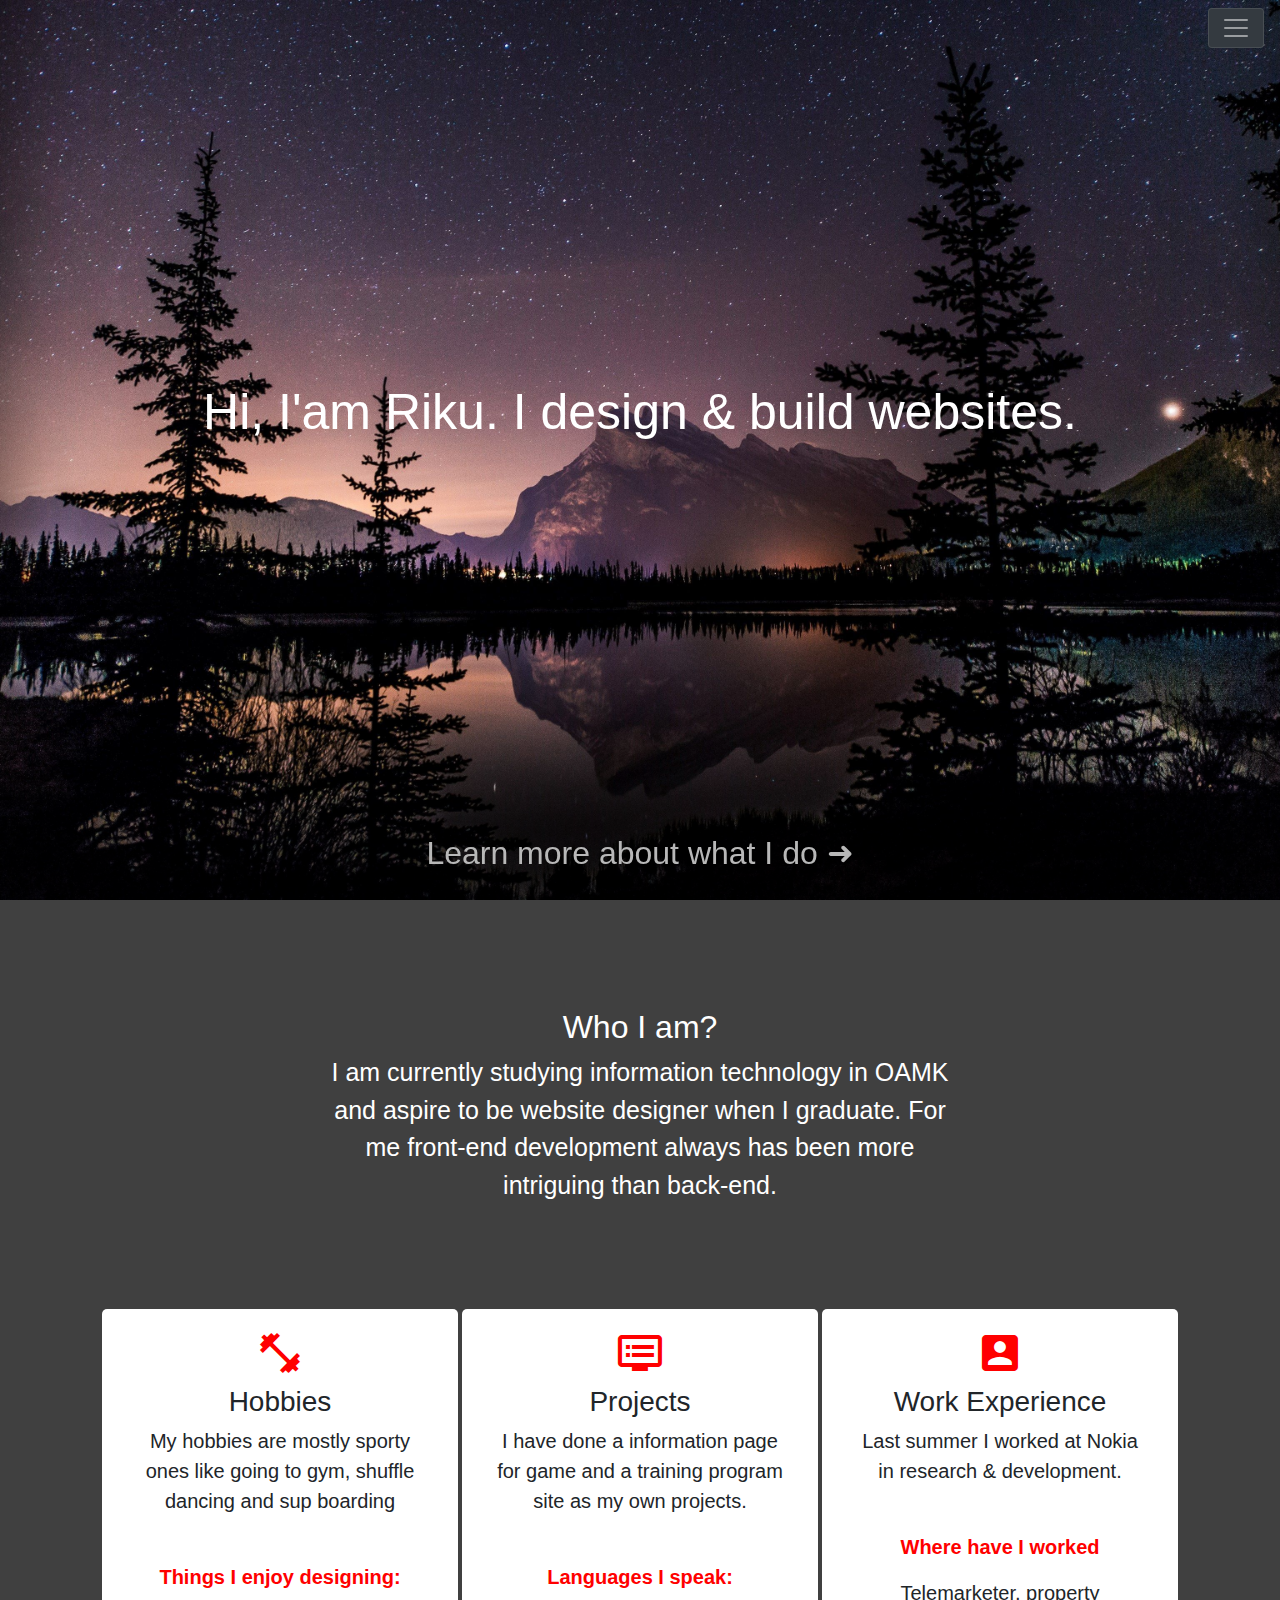
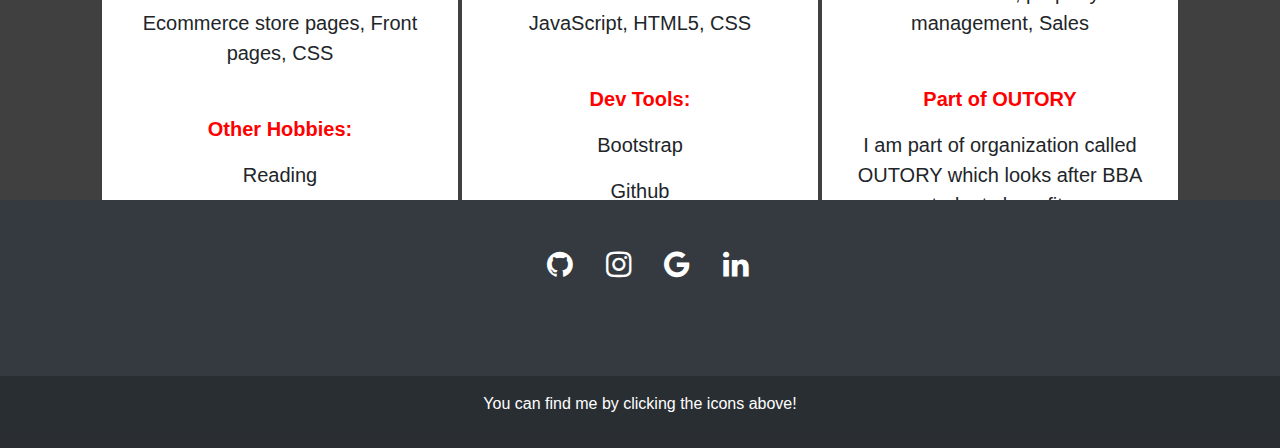
<file: index.html>
<!doctype html>
<html lang="en">
  <head>
    <!-- Required meta tags -->
    <meta charset="utf-8">
    <meta name="viewport" content="width=device-width, initial-scale=1, shrink-to-fit=no">

    <!-- Bootstrap CSS -->
    <link rel="stylesheet" href="https://stackpath.bootstrapcdn.com/bootstrap/4.4.1/css/bootstrap.min.css" integrity="sha384-Vkoo8x4CGsO3+Hhxv8T/Q5PaXtkKtu6ug5TOeNV6gBiFeWPGFN9MuhOf23Q9Ifjh" crossorigin="anonymous">
    <link rel="stylesheet" href="https://fonts.googleapis.com/icon?family=Material+Icons">
    <link rel="stylesheet" href="https://cdnjs.cloudflare.com/ajax/libs/font-awesome/4.7.0/css/font-awesome.min.css">
    <link rel="stylesheet" href="css/style.css">
    <title>Portfolio</title>
  </head>
  <body>
   
    <div class="cover">
      <!-- Navbar -->
      <div class="pos-f-t" style="position: fixed; right: 0;">
        <div class="collapse" id="navbarToggleExternalContent">
          <div class="bg-transparent p-4"  >
            <a href="index.html" style="text-decoration: none; color: rgba(187, 187, 187, 0.986);"><h4 class="linkki"> Portfolio</h4> </a>
            <a href="Sivu1.html" style="text-decoration: none; color: rgba(187, 187, 187, 0.986);"><h4 class="linkki"> Treeniohjelma</h4> </a>
            <a href="Sivu2.html" style="text-decoration: none; color: rgba(187, 187, 187, 0.986);"><h4 class="linkki"> Estore </h4> </a>
           
          </div>
        </div>
        <nav class="navbar navbar-dark bg-transparent" style="justify-content: right;" >
          <button class="navbar-toggler bg-dark" type="button" data-toggle="collapse" data-target="#navbarToggleExternalContent" aria-controls="navbarToggleExternalContent" aria-expanded="false" aria-label="Toggle navigation">
            <span class="navbar-toggler-icon "></span>
          </button>
        </nav>
      </div>
      <div class="centerText"><h1 >Hi, I'am Riku. I design & build websites. </h1></div>
      <div class="filler"><a href="#linkki" style="color: rgba(187, 187, 187, 0.986); text-decoration: none;"><h2 class="linkki">Learn more about what I do &#10140; </h2></div>
      <div class="overlay"></div>
  </div>

  <div id="content" style="background-color: rgba(0, 0, 0, 0.75); overflow: auto;">
    <div class="text-center" style="padding-left: 20%; padding-right: 20%; padding-bottom: 8%; font-size: 25px;"> 
      <h5><a id="linkki"></a><h2 style="color: white;">Who I am?</h2>
      <p style="color: white;">I am currently studying information technology in OAMK and aspire to be website designer when I graduate. For me front-end development always has been more intriguing than back-end.  </p>
    </div>
    <div class="container-fluid" >
      <div class="row " style="text-align: center;">

        <div class="col" id="tietoa"  ><i class="material-icons" style="font-size:48px;color: red;">fitness_center</i> <br><h3>Hobbies</h3> <p>My hobbies are mostly sporty ones like going to gym, shuffle dancing and sup boarding</p><br>
          <p class="highlight">Things I enjoy designing:<br></p><p>Ecommerce store pages, Front pages, CSS</p>
          <br>
          <p class="highlight">Other Hobbies:</p>
        <p>Reading</p>
        <p>Gaming</p>
        <p>Carpentry</p>
      </div>

        <div class="col" id="tietoa" ><i class="material-icons" style="font-size:48px;color:red">dvr</i> <br><h3>Projects</h3><p>I have done a information page for game and a training program site as my own projects. </p><br>
          <p class="highlight">Languages I speak:<br></p><p>JavaScript, HTML5, CSS</p>
          <br>
          <p class="highlight">Dev Tools:</p>
        <p>Bootstrap</p>
        <p>Github</p>
        </div>

        <div class="col" id="tietoa" ><i class="material-icons" style="font-size:48px;color:red">account_box</i> <br><h3>Work Experience</h3> <p>Last summer I worked at Nokia in research & development.</p><br>
          <p class="highlight">Where have I worked<br></p><p>Telemarketer, property management, Sales</p>
          <br>
          <p class="highlight">Part of OUTORY</p>
        <p>I am part of organization called OUTORY which looks after BBA students benefits.  </p>
        </div>

      </div>
      
     
      </div>
  </div>

  <!-- Footer -->
<footer class="bg-dark text-center text-white" >
  <!-- Grid container -->
  <div class="container p-4" >
    <!-- Section: Social media -->
    <section class="mb-4">
      <!-- Facebook -->
      <a href="#" class="fa fa-github"></a>

      <!-- Twitter -->
      <a href="#" class="fa fa-instagram"></a>

      <!-- Google -->
      <a href="#" class="fa fa-google"></a>

      <!-- Instagram -->
      <a href="#" class="fa fa-linkedin"></a>

     
    </section>
   
    <section class="">
      <form action="">
     
        <div class="row d-flex justify-content-center">
      
          <div class="col-auto">
            <p class="pt-2">
              
            </p>
          </div>
         
        
          </div>
        
        </div>
     
      </form>
    </section>
  
    <section class="mb-4">
      
  <div class="text-center p-3" style="background-color: rgba(0, 0, 0, 0.2);">
   
    <p> You can find me by clicking the icons above! </p>
  </div>

 
</footer>

<!-- Footer -->
 
    <!-- Optional JavaScript -->
    <!-- jQuery first, then Popper.js, then Bootstrap JS -->
    <script src="https://code.jquery.com/jquery-3.4.1.slim.min.js" integrity="sha384-J6qa4849blE2+poT4WnyKhv5vZF5SrPo0iEjwBvKU7imGFAV0wwj1yYfoRSJoZ+n" crossorigin="anonymous"></script>
    <script src="https://cdn.jsdelivr.net/npm/popper.js@1.16.0/dist/umd/popper.min.js" integrity="sha384-Q6E9RHvbIyZFJoft+2mJbHaEWldlvI9IOYy5n3zV9zzTtmI3UksdQRVvoxMfooAo" crossorigin="anonymous"></script>
    <script src="https://stackpath.bootstrapcdn.com/bootstrap/4.4.1/js/bootstrap.min.js" integrity="sha384-wfSDF2E50Y2D1uUdj0O3uMBJnjuUD4Ih7YwaYd1iqfktj0Uod8GCExl3Og8ifwB6" crossorigin="anonymous"></script>
 
  </body>
</html>
</file>
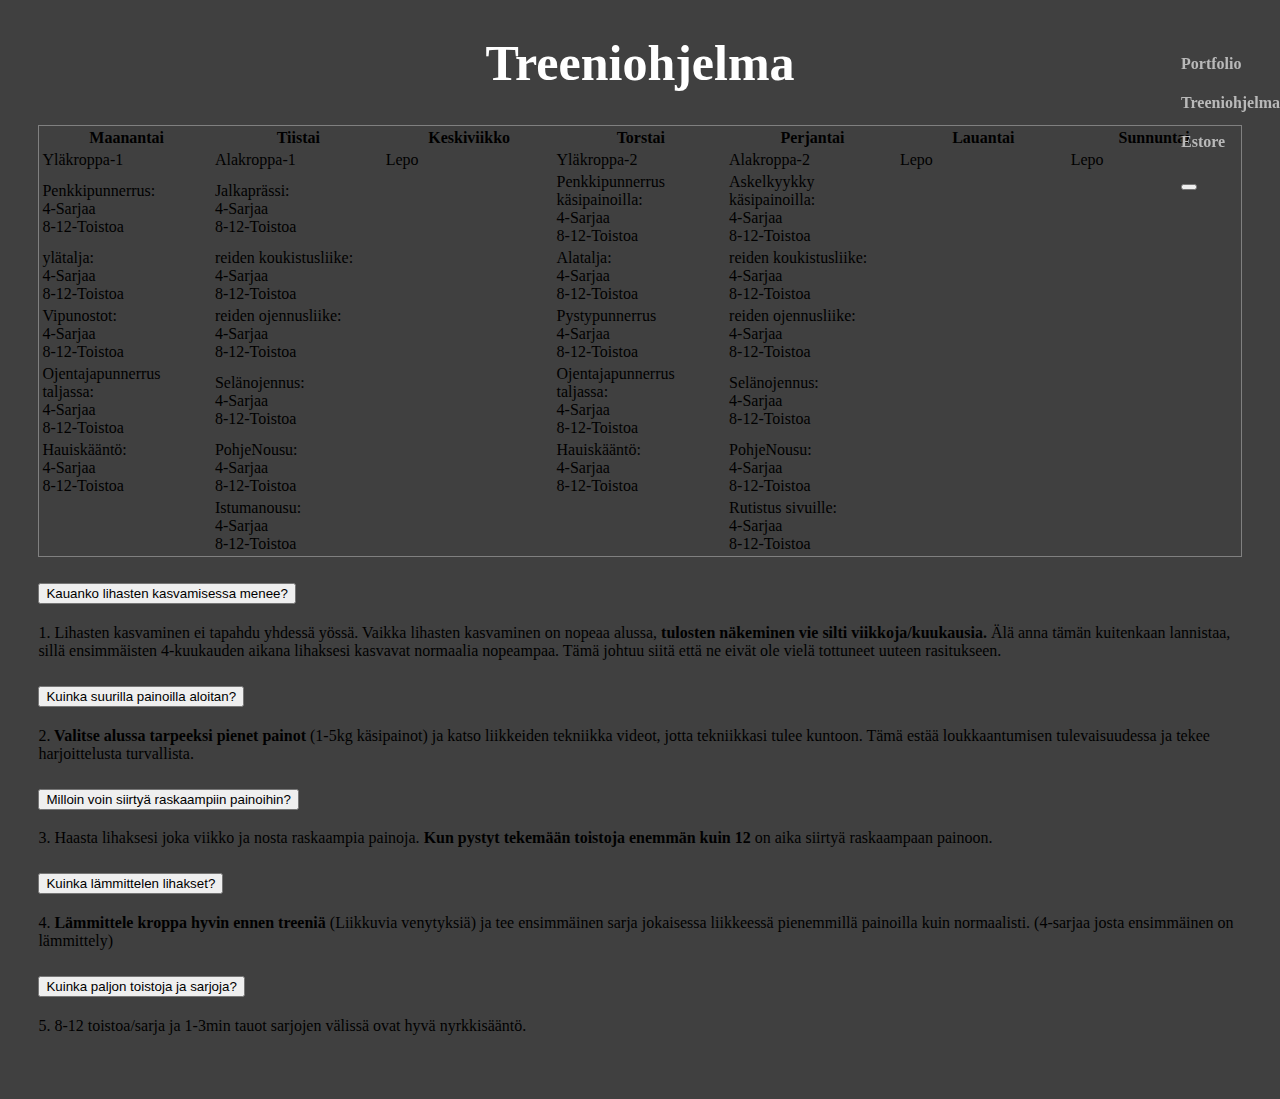
<file: Sivu1.html>
<!doctype html>
<html lang="en">
  <head>
    <!-- Required meta tags -->
    <meta charset="utf-8">
    <meta name="viewport" content="width=device-width, initial-scale=1">

    <!-- Bootstrap CSS -->
    <link href="https://cdn.jsdelivr.net/npm/bootstrap@5.1.3/dist/css/bootstrap.min.css" rel="stylesheet" integrity="sha384-1BmE4kWBq78iYhFldvKuhfTAU6auU8tT94WrHftjDbrCEXSU1oBoqyl2QvZ6jIW3" crossorigin="anonymous">
    <link rel="stylesheet" href="css/sivu1.css">
    <link rel="stylesheet" href="https://fonts.googleapis.com/icon?family=Material+Icons">
    <title>Sali Ohjelma</title>
  </head>
  <body>
    <div class="pos-f-t" style="position: fixed; right: 0;">
      <div class="collapse" id="navbarToggleExternalContent">
        <div class="bg-transparent p-4"  >
          <a href="index.html" style="text-decoration: none; color: rgba(187, 187, 187, 0.986);"><h4 class="linkki"> Portfolio</h4> </a>
          <a href="Sivu1.html" style="text-decoration: none; color: rgba(187, 187, 187, 0.986);"><h4 class="linkki"> Treeniohjelma</h4> </a>
          <a href="Sivu2.html" style="text-decoration: none; color: rgba(187, 187, 187, 0.986);"><h4 class="linkki"> Estore </h4> </a>
         
        </div>
      </div>
      <nav class="navbar navbar-dark bg-transparent" style="justify-content: right;" >
        <button class="navbar-toggler bg-dark"style="margin-right:5px;" type="button" data-toggle="collapse" data-target="#navbarToggleExternalContent" aria-controls="navbarToggleExternalContent" aria-expanded="false" aria-label="Toggle navigation">
          <span class="navbar-toggler-icon "></span>
        </button>
      </nav>
    </div>
      <h1 style="text-align: center; color: white; font-family: 'Times New Roman', Times, serif;">Treeniohjelma</h1>
     <div class="sivut">
        <table class="table table-dark" style="border: 1px solid grey;">
          <thead>
            <tr>
              <th scope="col">Maanantai</th>
              <th scope="col">Tiistai</th>
              <th scope="col">Keskiviikko</th>
              <th scope="col">Torstai</th>
              <th scope="col">Perjantai</th>
              <th scope="col">Lauantai</th>
              <th scope="col">Sunnuntai</th>
            </tr>
          </thead>
        <tbody>
      <tr>
        
                <td>Yläkroppa-1</td>
                <td>Alakroppa-1 </td>
                <td>Lepo</td>
                <td>Yläkroppa-2</td>
                <td>Alakroppa-2</td>
                <td>Lepo</td>
                <td>Lepo</td>
              </tr>
              <tr>
                
                <td>Penkkipunnerrus:<br>4-Sarjaa<br>8-12-Toistoa</td>
                <td>Jalkaprässi:<br>4-Sarjaa<br>8-12-Toistoa</td>
                <td></td>
                <td>Penkkipunnerrus käsipainoilla:<br>4-Sarjaa<br>8-12-Toistoa</td>
                <td>Askelkyykky käsipainoilla:<br>4-Sarjaa<br>8-12-Toistoa</td>
                <td></td>
                <td></td>
              </tr>
              <tr>
                
                <td>ylätalja:<br>4-Sarjaa<br>8-12-Toistoa</td>
                <td>reiden koukistusliike:<br>4-Sarjaa<br>8-12-Toistoa</td>
                <td></td>
                <td>Alatalja:<br>4-Sarjaa<br>8-12-Toistoa</td>
                <td>reiden koukistusliike:<br>4-Sarjaa<br>8-12-Toistoa</td>
                <td></td>
                <td></td>
              </tr>
              <tr>
                <td>Vipunostot:<br>4-Sarjaa<br>8-12-Toistoa</td>
                <td>reiden ojennusliike:<br>4-Sarjaa<br>8-12-Toistoa</td>
                <td></td>
                <td>Pystypunnerrus<br>4-Sarjaa<br>8-12-Toistoa</td>
                <td>reiden ojennusliike:<br>4-Sarjaa<br>8-12-Toistoa</td>
                <td></td>
                <td></td>
              </tr>
              <tr>
                  <td>Ojentajapunnerrus taljassa: <br>4-Sarjaa<br>8-12-Toistoa</td>
                  <td>Selänojennus:<br>4-Sarjaa<br>8-12-Toistoa</td>
                  <td></td>
                  <td>Ojentajapunnerrus taljassa: <br>4-Sarjaa<br>8-12-Toistoa</td>
                  <td>Selänojennus:<br>4-Sarjaa<br>8-12-Toistoa</td>
                  <td></td>
                  <td></td>
                </tr>
              <tr>
                  <td>Hauiskääntö:<br>4-Sarjaa<br>8-12-Toistoa</td>
                  <td>PohjeNousu:<br>4-Sarjaa<br>8-12-Toistoa</td>
                  <td></td>
                  <td>Hauiskääntö:<br>4-Sarjaa<br>8-12-Toistoa</td>
                  <td>PohjeNousu:<br>4-Sarjaa<br>8-12-Toistoa</td>
                  <td></td>
                  <td></td>
                </tr>
              <tr>
                  <td></td>
                  <td>Istumanousu:<br>4-Sarjaa<br>8-12-Toistoa</td>
                  <td></td>
                  <td></td>
                   <td>Rutistus sivuille:<br>4-Sarjaa<br>8-12-Toistoa</td>
                   <td></td>
                   <td></td>
                  </tr>
   
     </tbody>
  </table>
</div>


    
<div>
 
     <div class="accordion" id="accordionPanelsStayOpenExample" style="padding-left: 3%; padding-right: 3%; padding-bottom: 5%;"">
      <div class="accordion-item " >
        <h2 class="accordion-header"  id="panelsStayOpen-headingOne">
          <button class="accordion-button "  type="button" data-bs-toggle="collapse" data-bs-target="#panelsStayOpen-collapseOne" aria-expanded="true" aria-controls="panelsStayOpen-collapseOne">
           Kauanko lihasten kasvamisessa menee?
          </button>
        </h2>
        <div id="panelsStayOpen-collapseOne" class="accordion-collapse collapse show" aria-labelledby="panelsStayOpen-headingOne">
          <div class="accordion-body">
            1. Lihasten kasvaminen ei tapahdu yhdessä yössä. Vaikka lihasten kasvaminen on nopeaa alussa, <strong>tulosten näkeminen vie silti viikkoja/kuukausia.</strong> Älä anna tämän kuitenkaan lannistaa, sillä ensimmäisten 4-kuukauden aikana lihaksesi kasvavat normaalia nopeampaa. Tämä johtuu siitä että ne eivät ole vielä tottuneet uuteen rasitukseen.
          </div>
        </div>
      </div>
      <div class="accordion-item">
        <h2 class="accordion-header" id="panelsStayOpen-headingTwo">
          <button class="accordion-button collapsed" type="button" data-bs-toggle="collapse" data-bs-target="#panelsStayOpen-collapseTwo" aria-expanded="false" aria-controls="panelsStayOpen-collapseTwo">
            Kuinka suurilla painoilla aloitan?
          </button>
        </h2>
        <div id="panelsStayOpen-collapseTwo" class="accordion-collapse collapse" aria-labelledby="panelsStayOpen-headingTwo">
          <div class="accordion-body">
            2.<strong> Valitse alussa tarpeeksi pienet painot</strong> (1-5kg käsipainot) ja katso liikkeiden tekniikka videot, jotta tekniikkasi tulee kuntoon. Tämä estää loukkaantumisen tulevaisuudessa ja tekee harjoittelusta turvallista.
          </div>
        </div>
      </div>

      <div class="accordion-item">
        <h2 class="accordion-header" id="panelsStayOpen-headingThree">
          <button class="accordion-button collapsed" type="button" data-bs-toggle="collapse" data-bs-target="#panelsStayOpen-collapseThree" aria-expanded="false" aria-controls="panelsStayOpen-collapseThree">
            Milloin voin siirtyä raskaampiin painoihin?
          </button>
        </h2>
        <div id="panelsStayOpen-collapseThree" class="accordion-collapse collapse" aria-labelledby="panelsStayOpen-headingThree">
          <div class="accordion-body">
            3. Haasta lihaksesi joka viikko ja nosta raskaampia painoja. <strong>Kun pystyt tekemään toistoja enemmän kuin 12</strong> on aika siirtyä raskaampaan painoon.
          </div>
        </div>
      </div>

      <div class="accordion-item">
        <h2 class="accordion-header" id="panelsStayOpen-headingFour">
          <button class="accordion-button collapsed" type="button" data-bs-toggle="collapse" data-bs-target="#panelsStayOpen-collapseFour" aria-expanded="false" aria-controls="panelsStayOpen-collapseFour">
            Kuinka lämmittelen lihakset?
          </button>
        </h2>
        <div id="panelsStayOpen-collapseFour" class="accordion-collapse collapse" aria-labelledby="panelsStayOpen-headingFour">
          <div class="accordion-body">
            4. <strong>Lämmittele kroppa hyvin ennen treeniä </strong> (Liikkuvia venytyksiä) ja tee ensimmäinen sarja jokaisessa liikkeessä pienemmillä painoilla kuin normaalisti. (4-sarjaa josta ensimmäinen on lämmittely)
          </div>
        </div>
      </div>
      <div class="accordion-item">
        <h2 class="accordion-header" id="panelsStayOpen-headingFive">
          <button class="accordion-button collapsed" type="button" data-bs-toggle="collapse" data-bs-target="#panelsStayOpen-collapseFive" aria-expanded="false" aria-controls="panelsStayOpen-collapseThree">
            Kuinka paljon toistoja ja sarjoja?
          </button>
        </h2>
        <div id="panelsStayOpen-collapseFive" class="accordion-collapse collapse" aria-labelledby="panelsStayOpen-headingFive">
          <div class="accordion-body">
            5. 8-12 toistoa/sarja ja 1-3min tauot sarjojen välissä ovat hyvä nyrkkisääntö.
          </div>
        </div>
      </div>
    </div>
    </div>





    
     <script src="https://cdn.jsdelivr.net/npm/bootstrap@5.1.3/dist/js/bootstrap.bundle.min.js" integrity="sha384-ka7Sk0Gln4gmtz2MlQnikT1wXgYsOg+OMhuP+IlRH9sENBO0LRn5q+8nbTov4+1p" crossorigin="anonymous"></script>
    <script src="https://cdn.jsdelivr.net/npm/popper.js@1.16.0/dist/umd/popper.min.js" integrity="sha384-Q6E9RHvbIyZFJoft+2mJbHaEWldlvI9IOYy5n3zV9zzTtmI3UksdQRVvoxMfooAo" crossorigin="anonymous"></script>
    <script src="https://code.jquery.com/jquery-3.4.1.slim.min.js" integrity="sha384-J6qa4849blE2+poT4WnyKhv5vZF5SrPo0iEjwBvKU7imGFAV0wwj1yYfoRSJoZ+n" crossorigin="anonymous"></script>
    <script src="https://stackpath.bootstrapcdn.com/bootstrap/4.4.1/js/bootstrap.min.js" integrity="sha384-wfSDF2E50Y2D1uUdj0O3uMBJnjuUD4Ih7YwaYd1iqfktj0Uod8GCExl3Og8ifwB6" crossorigin="anonymous"></script>
    
  </body>
</html>
</file>
<file: css/style.css>
html, body, .cover, #content, .overlay {
  width: 100%;
  height: 100%;
  margin: 0;
  padding: 0;
}

body::-webkit-scrollbar {
  display: none;
}

.cover {
  background: url("../img/241346.jpg") no-repeat center center;
  background-size: cover;
  -webkit-box-shadow: inset 0px -120px 100px -10px rgba(0, 0, 0, 0.7);
          box-shadow: inset 0px -120px 100px -10px rgba(0, 0, 0, 0.7);
  position: relative;
  color: white;
}

.filler {
  width: 100%;
  left: 0;
  margin: 0;
  text-align: center;
  position: absolute;
  z-index: 2;
  bottom: 20px;
}

.centerText {
  width: 100%;
  left: 0;
  margin: 0;
  text-align: center;
  position: absolute;
  z-index: 2;
  bottom: 50%;
}

#content {
  padding: 100px;
  background: url("http://lorempixel.com/output/city-q-g-1152-839-4.jpg");
  background-size: cover;
  background-repeat: no-repeat;
}

.centerText > h1 {
  font-size: 50px;
}

#tietoa > .highlight {
  color: red;
  font-weight: bold;
}

.linkki:hover {
  color: white;
}

.fa {
  padding: 20px;
  font-size: 30px;
  width: 50px;
  text-align: center;
  text-decoration: none;
  margin: 5px 2px;
  color: white;
}

.fa:hover {
  text-decoration: none;
  color: red;
}

.sivut {
  -ms-flex-line-pack: center;
      align-content: center;
}

th {
  width: 10%;
}

#tietoa {
  border-radius: 5px;
  margin: 2px;
  padding: 20px 30px 20px 30px;
  background-color: white;
  font-size: 20px;
}
/*# sourceMappingURL=style.css.map */
</file>
<file: css/sivu1.css>
html, body, .cover, #content, .overlay {
    width:100%;
    height:100%;
    margin:0;
    padding:0;
  }
 body {
 background-color: rgba(0, 0, 0, 0.75);
 }
 body::-webkit-scrollbar {
  display: none;
}
  .cover {
    background: url("https://cdn.pixabay.com/photo/2014/11/27/10/29/mountain-547363_960_720.jpg") no-repeat center center;
    -webkit-background-size: cover;
    -moz-background-size: cover;
    -o-background-size: cover;
    background-size: cover;
    box-shadow: inset 0px -120px 100px -10px rgba(0, 0, 0, 0.7);
    position: relative;
    color: rgb(255, 255, 255);
  }
  .filler {
    position:absolute;
    bottom:20px;
    left:0;
    width:100%;
    text-align: center;
    margin: 0;
    z-index:2;
  }
  .centerText {
    position:absolute;
    bottom:50%;
    left:0;
    width:100%;
    text-align: center;
    margin: 0;
    z-index:2;
    
  }
  
  #content {
    padding:100px;
    background: url("http://lorempixel.com/output/city-q-g-1152-839-4.jpg");
    background-size: cover;
    background-repeat:no-repeat;
  }
  h1 {
    font-size: 50px;
  }
  .highlight {
    color: aquamarine;
  }
  .linkki:hover {
   color: white;
  
   
  }
 
  .sivut {
   margin-left: 3%;
   margin-right: 3%;
   align-content: center;
  }
  th {
   width: 10%;
   
  }
</file>
